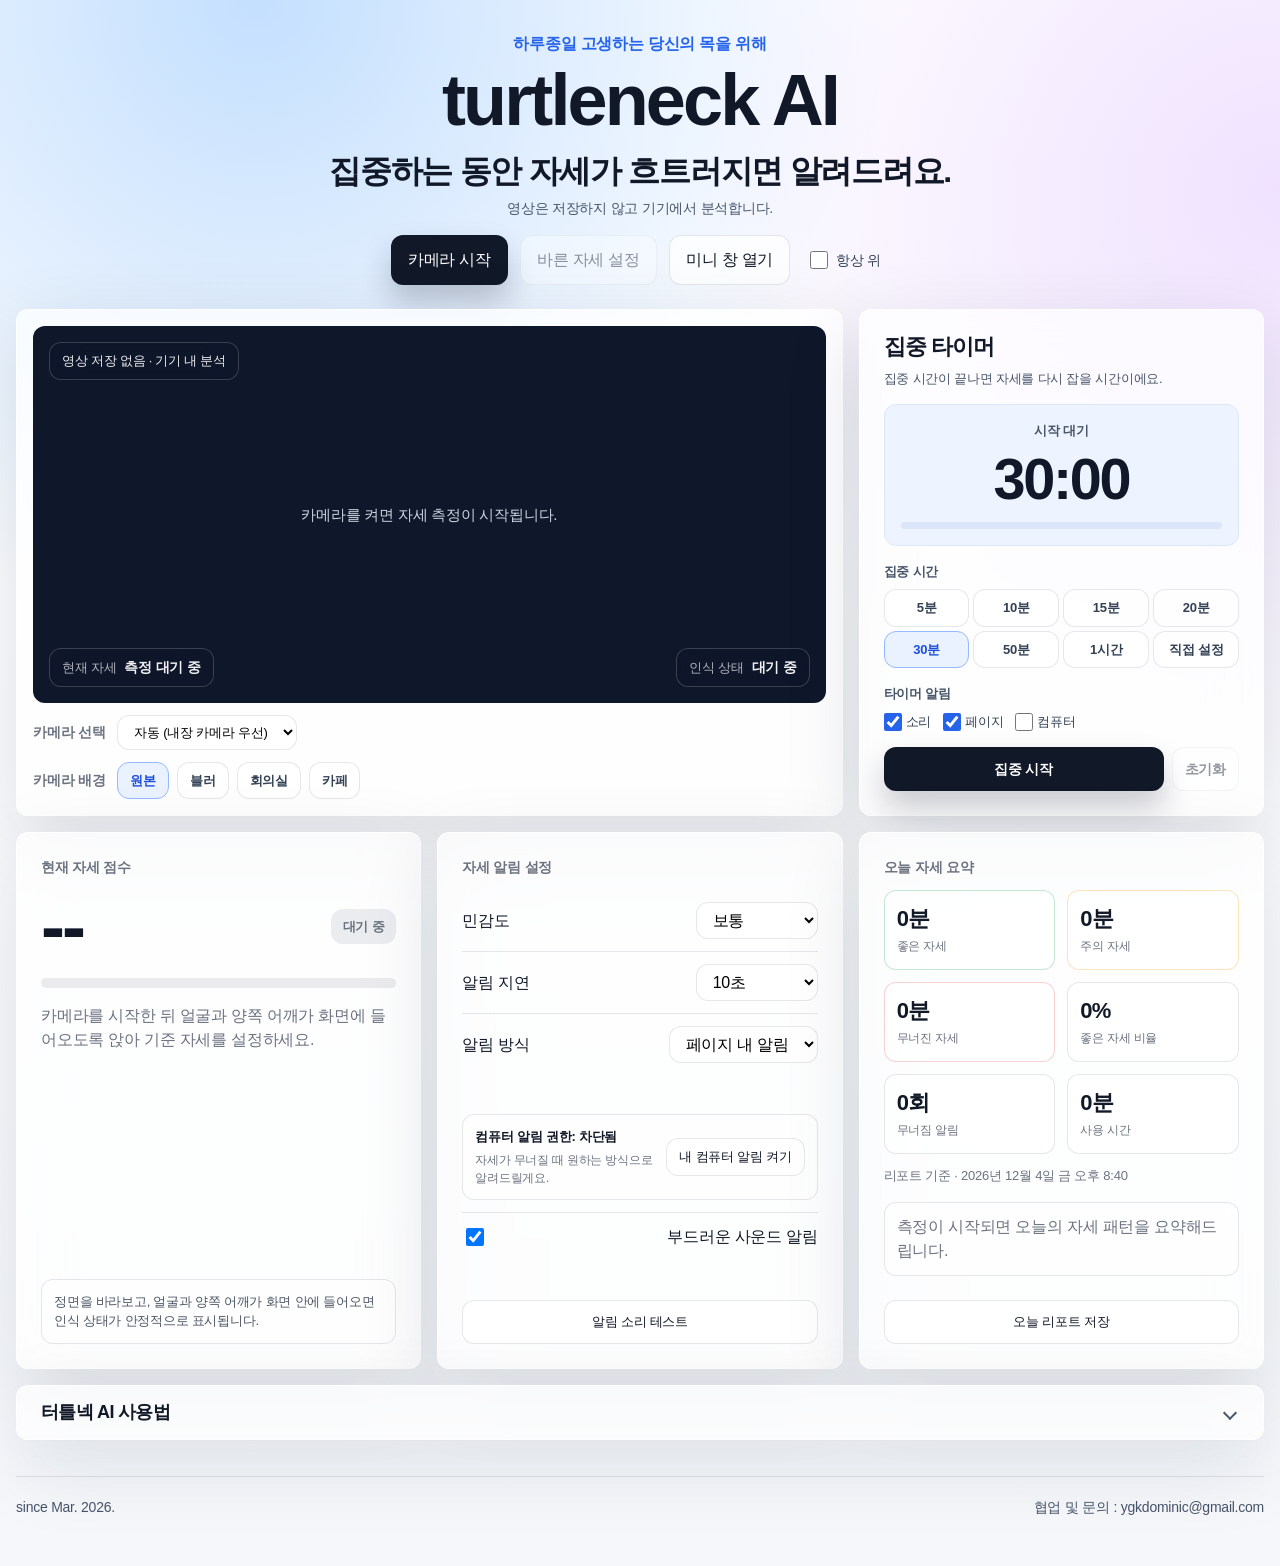
<file: index.html>
<!doctype html>
<html lang="ko">
<head>
  <meta charset="utf-8" />
  <meta name="viewport" content="width=device-width, initial-scale=1" />
  <meta name="theme-color" content="#f5f7fb" />
  <title>turtleneck AI</title>
  <link rel="manifest" href="manifest.webmanifest" />
  <link rel="stylesheet" href="styles.css?v=0.7.8" />
</head>
<body>
  <main class="shell">
    <section class="hero">
      <div class="eyebrow">하루종일 고생하는 당신의 목을 위해</div>
      <h1>turtleneck AI</h1>
      <p class="hero-copy">집중하는 동안 자세가 흐트러지면 알려드려요.</p>
      <p class="privacy-copy">영상은 저장하지 않고 기기에서 분석합니다.</p>
      <div class="hero-actions">
        <button id="startBtn" class="primary">카메라 시작</button>
        <button id="calibrateBtn" class="secondary" disabled>바른 자세 설정</button>
        <button id="miniWindowBtn" class="secondary" type="button" aria-describedby="miniWindowStatus">미니 창 열기</button>
        <label class="mini-pin"><input id="miniWindowPinned" type="checkbox" /> 항상 위</label>
      </div>
      <p id="miniWindowStatus" class="mini-window-status" role="status" hidden></p>
    </section>

    <section class="dashboard">
      <article class="camera-card glass" aria-label="카메라 미리보기">
        <div class="video-wrap" data-background="original">
          <video id="webcam" class="video-source" autoplay playsinline muted disablepictureinpicture disableremoteplayback aria-hidden="true"></video>
          <canvas id="backgroundPreview" aria-label="카메라 영상과 자세 인식선"></canvas>
          <p id="cameraPlaceholder" class="camera-placeholder">카메라를 켜면 자세 측정이 시작됩니다.</p>
          <div id="privacyBadge" class="privacy-badge">영상 저장 없음 · 기기 내 분석</div>
          <div id="autoCalibrateOverlay" class="auto-calibrate-overlay hidden">
            <span id="autoCalibrateMessage">자세를 바로잡아 주세요</span>
            <strong id="autoCalibrateCount">3</strong>
            <small>3초 후 기준자세가 자동으로 설정됩니다</small>
          </div>
          <div class="camera-status-chip">
            <span>현재 자세</span>
            <strong id="cameraStatusText">측정 대기 중</strong>
          </div>
          <div class="recognition-chip" id="recognitionChip">
            <span>인식 상태</span>
            <strong id="recognitionStatusText">대기 중</strong>
          </div>
        </div>
        <div class="camera-device-controls">
          <label for="cameraSelect" class="card-label">카메라 선택</label>
          <select id="cameraSelect">
            <option value="">자동 (내장 카메라 우선)</option>
          </select>
          <span id="cameraDeviceStatus" role="status" hidden></span>
        </div>
        <div class="background-controls">
          <span id="backgroundLabel" class="card-label">카메라 배경</span>
          <div class="background-options" role="group" aria-labelledby="backgroundLabel">
            <button type="button" class="background-option" data-background-option="original" aria-pressed="true">원본</button>
            <button type="button" class="background-option" data-background-option="blur" aria-pressed="false">블러</button>
            <button type="button" class="background-option" data-background-option="meeting" aria-pressed="false">회의실</button>
            <button type="button" class="background-option" data-background-option="cafe" aria-pressed="false">카페</button>
          </div>
          <p id="backgroundStatus" class="background-status" role="status" hidden></p>
        </div>
      </article>

      <article class="glass focus-card" aria-labelledby="focusHeading">
        <header class="focus-header">
          <h2 id="focusHeading">집중 타이머</h2>
          <p>집중 시간이 끝나면 자세를 다시 잡을 시간이에요.</p>
        </header>
        <div class="focus-display">
          <div id="focusState" class="focus-state">시작 대기</div>
          <div id="focusTime" role="timer" aria-label="남은 집중 시간" aria-live="off">30:00</div>
          <progress id="focusProgress" value="0" max="1800" aria-label="집중 시간 진행률"></progress>
        </div>
        <fieldset id="focusDurations" class="focus-field">
          <legend>집중 시간</legend>
          <div class="focus-presets">
            <button type="button" data-focus-minutes="5" aria-pressed="false">5분</button>
            <button type="button" data-focus-minutes="10" aria-pressed="false">10분</button>
            <button type="button" data-focus-minutes="15" aria-pressed="false">15분</button>
            <button type="button" data-focus-minutes="20" aria-pressed="false">20분</button>
            <button type="button" data-focus-minutes="30" aria-pressed="true">30분</button>
            <button type="button" data-focus-minutes="50" aria-pressed="false">50분</button>
            <button type="button" data-focus-minutes="60" aria-pressed="false">1시간</button>
            <button type="button" data-focus-minutes="custom" aria-pressed="false" aria-controls="focusCustom">직접 설정</button>
          </div>
          <div id="focusCustom" class="focus-custom" hidden>
            <label><input id="focusMinutes" type="number" min="0" max="1439" step="1" value="25" inputmode="numeric" aria-describedby="focusInputError" /> 분</label>
            <label><input id="focusSeconds" type="number" min="0" max="59" step="1" value="0" inputmode="numeric" aria-describedby="focusInputError" /> 초</label>
            <p id="focusInputError" class="focus-input-error" role="status" hidden></p>
          </div>
        </fieldset>
        <fieldset class="focus-field">
          <legend>타이머 알림</legend>
          <div class="focus-alerts">
            <label><input id="focusSound" type="checkbox" checked /> 소리</label>
            <label><input id="focusPage" type="checkbox" checked /> 페이지</label>
            <label><input id="focusDesktop" type="checkbox" aria-describedby="focusDesktopStatus" /> 컴퓨터</label>
          </div>
          <div id="focusDesktopHelp" class="focus-desktop-help" hidden>
            <span id="focusDesktopStatus" role="status"></span>
            <button id="focusNotifyBtn" type="button" class="tiny-button">권한 허용</button>
          </div>
        </fieldset>
        <div class="focus-actions">
          <button id="focusStart" class="primary" type="button">집중 시작</button>
          <button id="focusReset" class="secondary" type="button" disabled>초기화</button>
        </div>
        <div id="focusReminder" class="focus-reminder" role="status" aria-atomic="true"></div>
      </article>

      <article class="score-card glass">
        <div class="card-label">현재 자세 점수</div>
        <div class="score-row">
          <div id="score" class="score">--</div>
          <div id="statusPill" class="status-pill idle">대기 중</div>
        </div>
        <div class="meter"><div id="meterFill" class="meter-fill"></div></div>
        <p id="feedback" class="feedback">카메라를 시작한 뒤 얼굴과 양쪽 어깨가 화면에 들어오도록 앉아 기준 자세를 설정하세요.</p>
        <p id="qualityGuide" class="quality-guide">정면을 바라보고, 얼굴과 양쪽 어깨가 화면 안에 들어오면 인식 상태가 안정적으로 표시됩니다.</p>
      </article>

      <article class="glass controls-card">
        <div class="card-label">자세 알림 설정</div>
        <label class="control-row">
          <span>민감도</span>
          <select id="sensitivity">
            <option value="low">낮음</option>
            <option value="medium" selected>보통</option>
            <option value="high">높음</option>
          </select>
        </label>
        <label class="control-row">
          <span>알림 지연</span>
          <select id="alertDelay">
            <option value="5">5초</option>
            <option value="10" selected>10초</option>
            <option value="20">20초</option>
          </select>
        </label>
        <label class="control-row">
          <span>알림 방식</span>
          <select id="alertMode">
            <option value="page" selected>페이지 내 알림</option>
            <option value="desktop">컴퓨터 알림</option>
            <option value="both">둘 다 받기</option>
            <option value="off">알림 끄기</option>
          </select>
        </label>
        <div class="notification-box">
          <div>
            <strong id="notificationStatus">컴퓨터 알림 권한: 확인 전</strong>
            <span>자세가 무너질 때 원하는 방식으로 알려드릴게요.</span>
          </div>
          <button id="requestNotifyBtn" class="tiny-button" type="button">내 컴퓨터 알림 켜기</button>
        </div>
        <label class="toggle-row">
          <input id="soundToggle" type="checkbox" checked />
          <span>부드러운 사운드 알림</span>
        </label>
        <button id="soundTestBtn" class="tiny-button full" type="button">알림 소리 테스트</button>
      </article>

      <article class="glass stats-card">
        <div class="card-label">오늘 자세 요약</div>
        <div class="stats-grid">
          <div class="stat-good"><strong id="goodTime">0분</strong><span>좋은 자세</span></div>
          <div class="stat-warn"><strong id="warnTime">0분</strong><span>주의 자세</span></div>
          <div class="stat-bad"><strong id="badTime">0분</strong><span>무너진 자세</span></div>
          <div><strong id="goodRatio">0%</strong><span>좋은 자세 비율</span></div>
          <div><strong id="badCount">0회</strong><span>무너짐 알림</span></div>
          <div><strong id="sessionTime">0분</strong><span>사용 시간</span></div>
        </div>
        <p id="reportTimestamp" class="report-time">리포트 생성 전</p>
        <p id="dailyInsight" class="daily-insight">측정이 시작되면 오늘의 자세 패턴을 요약해드립니다.</p>
        <div class="report-actions">
          <button id="saveReportBtn" class="tiny-button" type="button">오늘 리포트 저장</button>
        </div>
      </article>
    </section>

    <details class="guide glass">
      <summary><h2>터틀넥 AI 사용법</h2></summary>
      <div class="guide-content">
        <p class="browser-note">이 서비스는 PC용 Microsoft Edge와 Google Chrome에 최적화되어 있습니다. Safari에서도 일반 미니 창을 사용할 수 있지만, 항상 위는 영상형 PiP로 표시되어 창 안의 버튼 조작에 제한이 있습니다.</p>
        <ol class="guide-list">
          <li><strong>카메라와 기준 자세</strong><span>카메라를 켜고 얼굴과 양쪽 어깨가 보이도록 앉으세요. 3초 동안 바른 자세를 유지하면 기준 자세가 설정됩니다.</span></li>
          <li><strong>자세 알림</strong><span>알림 지연은 나쁜 자세가 연속으로 유지될 때 알리기까지 기다리는 시간입니다. 5·10·20초 중 고르세요. 자세가 회복되거나 인식이 끊기면 다시 셉니다. 반복 알림은 최소 15초 간격입니다.</span></li>
          <li><strong>집중 타이머</strong><span>시간과 알림 방식을 고르고 집중 시작을 누르세요. 시간이 끝나면 자세를 다시 잡도록 알려드려요.</span></li>
          <li><strong>미니 창</strong><span>다른 작업을 하면서 카메라와 타이머를 보려면 미니 창을 여세요. 고정하려면 항상 위를 켜세요.</span></li>
        </ol>
        <p class="disclaimer">터틀넥 AI는 의료 진단이나 치료 목적이 아닌, 좋은 자세 습관 형성을 돕는 AI 습관 코치입니다.</p>
      </div>
    </details>
    <footer class="site-footer">
      <span>since Mar. 2026.</span>
      <a href="mailto:ygkdominic@gmail.com">협업 및 문의 : ygkdominic@gmail.com</a>
    </footer>
  </main>


  <div id="toast" class="toast hidden" aria-hidden="true">
    <strong>자세가 무너지고 있어요</strong>
    <span>턱을 살짝 당기고, 어깨를 내린 뒤 등받이에 기대보세요.</span>
  </div>

  <template id="miniWindowTemplate">
    <main class="mini-window">
      <div class="mini-preview">
        <canvas aria-hidden="true"></canvas>
        <p class="mini-camera-off">카메라 꺼짐</p>
        <span class="mini-posture" hidden></span>
      </div>
      <footer class="mini-timer">
        <div class="mini-countdown">
          <span class="mini-timer-state" role="status">시작 대기</span>
          <strong class="mini-time" role="timer" aria-label="남은 집중 시간">30:00</strong>
        </div>
        <div class="mini-actions">
          <label class="mini-pin-control"><input class="mini-pin-input" type="checkbox" /> 항상 위</label>
          <button class="mini-timer-action" type="button">집중 시작</button>
        </div>
      </footer>
      <p class="mini-message" role="status" hidden></p>
    </main>
  </template>

  <script type="module" src="app.js?v=0.7.8"></script>
</body>
</html>
</file>
<file: styles.css>
:root {
  --bg: #f5f7fb;
  --text: #111827;
  --muted: #6b7280;
  --line: rgba(17, 24, 39, 0.1);
  --glass: rgba(255, 255, 255, 0.72);
  --shadow: 0 24px 80px rgba(15, 23, 42, 0.12);
  --good: #16a34a;
  --warn: #f59e0b;
  --bad: #ef4444;
  --blue: #2563eb;
  --radius: 12px;
  --space-1: 4px;
  --space-2: 8px;
  --space-3: 12px;
  --space-4: 16px;
  --space-6: 24px;
  --space-8: 32px;
  --card-padding: var(--space-6);
  --tracking-body: -0.015em;
  --tracking-heading: -0.04em;
  --leading-body: 1.5;
  --leading-heading: 1.2;
}

* { box-sizing: border-box; }

body {
  margin: 0;
  min-height: 100vh;
  font-family: -apple-system, BlinkMacSystemFont, "SF Pro Display", "Segoe UI", sans-serif;
  line-height: var(--leading-body);
  letter-spacing: var(--tracking-body);
  color: var(--text);
  background:
    radial-gradient(circle at 20% 0%, rgba(147, 197, 253, 0.55), transparent 34%),
    radial-gradient(circle at 100% 12%, rgba(216, 180, 254, 0.38), transparent 32%),
    linear-gradient(180deg, #ffffff 0%, var(--bg) 100%);
}

button, select, input { font: inherit; letter-spacing: inherit; }

.shell {
  width: min(1280px, calc(100% - var(--space-8)));
  margin: 0 auto;
  padding: var(--space-8) 0 calc(2 * var(--space-6));
}

.hero {
  text-align: center;
  margin-bottom: var(--space-6);
}

.eyebrow {
  color: var(--blue);
  font-size: 16px;
  font-weight: 700;
  letter-spacing: -0.015em;
  margin-bottom: var(--space-2);
}

h1 {
  font-size: clamp(48px, 7vw, 72px);
  line-height: 1;
  letter-spacing: var(--tracking-heading);
  margin: 0;
}

.hero-copy {
  color: #111827;
  line-height: var(--leading-heading);
  max-width: 820px;
  font-size: clamp(22px, 2.6vw, 32px);
  font-weight: 760;
  letter-spacing: var(--tracking-heading);
  margin: var(--space-4) auto var(--space-2);
}

.privacy-copy {
  color: #475569;
  margin: 0 auto var(--space-4);
  font-size: 14px;
}

.hero-actions {
  display: flex;
  justify-content: center;
  align-items: center;
  gap: var(--space-3);
  flex-wrap: wrap;
}

.mini-pin {
  display: inline-flex;
  align-items: center;
  gap: var(--space-2);
  padding: var(--space-1) var(--space-2);
  color: #334155;
  font-size: 14px;
}

.mini-pin input { margin: 0; accent-color: var(--blue); }
.mini-pin:has(input:disabled) { color: var(--muted); }

.mini-window-status {
  margin: var(--space-2) 0 0;
  color: #475569;
  font-size: 13px;
}

button {
  border: 1px solid transparent;
  border-radius: var(--radius);
  padding: var(--space-3) var(--space-4);
  cursor: pointer;
  transition: transform 0.18s ease, box-shadow 0.18s ease, opacity 0.18s ease;
}

button:disabled { cursor: not-allowed; opacity: 0.45; }
button:not(:disabled):hover { transform: translateY(-1px); }

.primary {
  color: white;
  background: #111827;
  box-shadow: 0 16px 30px rgba(17, 24, 39, 0.22);
}

.secondary {
  color: #111827;
  background: rgba(255, 255, 255, 0.72);
  border: 1px solid var(--line);
}

.tiny-button {
  padding: var(--space-2) var(--space-3);
  color: #111827;
  background: rgba(255, 255, 255, 0.8);
  border: 1px solid var(--line);
  font-size: 13px;
  white-space: nowrap;
}

.dashboard {
  display: grid;
  grid-template-columns: repeat(3, minmax(0, 1fr));
  gap: var(--space-4);
  align-items: stretch;
}

.glass {
  background: var(--glass);
  border: 1px solid rgba(255, 255, 255, 0.88);
  box-shadow: var(--shadow);
  backdrop-filter: blur(24px);
  -webkit-backdrop-filter: blur(24px);
  border-radius: var(--radius);
}

.camera-card {
  grid-column: span 2;
  padding: var(--space-4);
  display: flex;
  flex-direction: column;
  min-width: 0;
}

.video-wrap {
  position: relative;
  overflow: hidden;
  border-radius: var(--radius);
  flex: 1;
  min-height: 360px;
  background: #0f172a;
}

.video-wrap > canvas {
  position: absolute;
  inset: 0;
  width: 100%;
  height: 100%;
  object-fit: cover;
  transform: scaleX(-1);
}

.video-source {
  position: absolute;
  inset: 0 auto auto 0;
  width: 1px;
  height: 1px;
  opacity: 0;
  pointer-events: none;
}

.camera-placeholder {
  position: absolute;
  inset: 50% var(--space-4) auto;
  transform: translateY(-50%);
  margin: 0;
  color: #cbd5e1;
  text-align: center;
  font-size: 15px;
}

.background-controls,
.camera-device-controls {
  display: flex;
  flex-wrap: wrap;
  align-items: center;
  gap: var(--space-2) var(--space-3);
  padding-top: var(--space-3);
}

.camera-device-controls {
  color: #475569;
  font-size: 13px;
}

.camera-device-controls .card-label,
.background-controls .card-label { margin: 0; }
.camera-device-controls select { max-width: 100%; min-width: 0; }
#cameraDeviceStatus { overflow-wrap: anywhere; }

.background-options {
  display: flex;
  flex-wrap: wrap;
  gap: var(--space-2);
}

.background-option, .focus-presets button {
  padding: var(--space-2) var(--space-3);
  border: 1px solid var(--line);
  background: rgba(255, 255, 255, 0.68);
  color: #334155;
  font-size: 13px;
  font-weight: 650;
}

.background-option[aria-pressed="true"],
.focus-presets button[aria-pressed="true"] {
  color: #1d4ed8;
  border-color: #93b9ff;
  background: #eaf2ff;
}

.background-status {
  flex-basis: 100%;
  margin: 0;
  color: var(--muted);
  font-size: 13px;
}

.focus-card {
  min-width: 0;
  padding: var(--card-padding);
  display: flex;
  flex-direction: column;
}

.focus-header h2 {
  margin: 0;
  font-size: 22px;
  letter-spacing: var(--tracking-heading);
  line-height: var(--leading-heading);
}

.focus-header p {
  margin: var(--space-2) 0 var(--space-4);
  color: #475569;
  font-size: 13px;
}

.focus-display {
  padding: var(--space-4);
  background: #eef4ff;
  border: 1px solid #dbe7fb;
  border-radius: var(--radius);
  text-align: center;
}

.focus-state {
  color: #475569;
  font-size: 13px;
  font-weight: 700;
}

.focus-state[data-state="running"] { color: #1d4ed8; }
.focus-state[data-state="complete"] { color: #166534; }

#focusTime {
  font-size: clamp(40px, 4.5vw, 62px);
  font-weight: 780;
  font-variant-numeric: tabular-nums;
  letter-spacing: var(--tracking-heading);
  line-height: var(--leading-heading);
  margin: var(--space-1) 0 var(--space-2);
}

#focusProgress {
  display: block;
  width: 100%;
  height: 7px;
  appearance: none;
  border: 0;
  border-radius: var(--radius);
  overflow: hidden;
  background: #dbe6fa;
  color: var(--blue);
}

#focusProgress::-webkit-progress-bar { background: #dbe6fa; }
#focusProgress::-webkit-progress-value { background: var(--blue); }
#focusProgress::-moz-progress-bar { background: var(--blue); }

.focus-field {
  min-width: 0;
  margin: var(--space-4) 0 0;
  padding: 0;
  border: 0;
}

.focus-field legend {
  padding: 0;
  margin-bottom: var(--space-2);
  color: #475569;
  font-size: 13px;
  font-weight: 700;
}

.focus-presets {
  display: grid;
  grid-template-columns: repeat(4, minmax(0, 1fr));
  gap: var(--space-1);
}

.focus-presets button { padding: var(--space-2) var(--space-1); }

.focus-custom, .focus-alerts, .focus-desktop-help {
  display: flex;
  flex-wrap: wrap;
  align-items: center;
  gap: var(--space-2) var(--space-3);
}

.focus-custom[hidden], .focus-desktop-help[hidden] { display: none; }
.focus-custom, .focus-desktop-help { margin-top: var(--space-2); }

.focus-custom label, .focus-alerts label {
  display: inline-flex;
  align-items: center;
  gap: var(--space-1);
  color: #334155;
  font-size: 13px;
}

.focus-custom input {
  width: 68px;
  padding: var(--space-1) var(--space-2);
  border-radius: var(--radius);
  border: 1px solid var(--line);
  background: white;
}

.focus-alerts input { margin: 0; accent-color: var(--blue); }

.focus-input-error, .focus-desktop-help {
  font-size: 12px;
}

.focus-input-error {
  flex-basis: 100%;
  color: #a22725;
  margin: 0;
}

.focus-desktop-help { color: #475569; }

.focus-actions {
  display: grid;
  grid-template-columns: minmax(0, 1fr) auto;
  gap: var(--space-2);
  margin-top: auto;
  padding-top: var(--space-4);
}

.focus-actions button {
  padding: var(--space-2) var(--space-3);
  min-height: 44px;
  font-size: 14px;
  font-weight: 700;
}

.focus-reminder:not(:empty) {
  margin-top: var(--space-3);
  padding: var(--space-2) var(--space-3);
  border-radius: var(--radius);
  background: #ecfdf3;
  color: #166534;
  font-size: 13px;
}

.privacy-badge {
  position: absolute;
  left: var(--space-4);
  top: var(--space-4);
  padding: var(--space-2) var(--space-3);
  color: rgba(255,255,255,0.92);
  background: rgba(15, 23, 42, 0.45);
  border: 1px solid rgba(255,255,255,0.18);
  border-radius: var(--radius);
  font-size: 13px;
  backdrop-filter: blur(16px);
}

.camera-status-chip, .recognition-chip {
  position: absolute;
  bottom: var(--space-4);
  display: flex;
  align-items: center;
  gap: var(--space-2);
  padding: var(--space-2) var(--space-3);
  color: rgba(255,255,255,0.94);
  background: rgba(15, 23, 42, 0.55);
  border: 1px solid rgba(255,255,255,0.18);
  border-radius: var(--radius);
  font-size: 13px;
  backdrop-filter: blur(16px);
}

.camera-status-chip { left: var(--space-4); }
.recognition-chip { right: var(--space-4); }
.camera-status-chip span, .recognition-chip span { color: rgba(255,255,255,0.68); }
.camera-status-chip strong, .recognition-chip strong { font-size: 14px; }
.recognition-chip.good { background: rgba(22, 163, 74, 0.62); }
.recognition-chip.warn { background: rgba(245, 158, 11, 0.68); }
.recognition-chip.bad { background: rgba(239, 68, 68, 0.68); }

.score-card, .controls-card, .stats-card {
  min-width: 0;
  min-height: 430px;
  padding: var(--card-padding);
  display: flex;
  flex-direction: column;
}

.card-label {
  color: var(--muted);
  font-size: 14px;
  font-weight: 700;
  margin-bottom: var(--space-3);
}

.score-row {
  display: flex;
  align-items: center;
  justify-content: space-between;
  gap: var(--space-3);
}

.score {
  font-size: 72px;
  line-height: 1;
  letter-spacing: var(--tracking-heading);
  font-weight: 800;
}

.status-pill {
  padding: var(--space-2) var(--space-3);
  border-radius: var(--radius);
  font-size: 13px;
  font-weight: 700;
  white-space: nowrap;
  background: rgba(107, 114, 128, 0.13);
  color: var(--muted);
}

.status-pill.good { background: rgba(22, 163, 74, 0.12); color: var(--good); }
.status-pill.warn { background: rgba(245, 158, 11, 0.14); color: var(--warn); }
.status-pill.bad { background: rgba(239, 68, 68, 0.13); color: var(--bad); }

.meter {
  height: 10px;
  background: rgba(17, 24, 39, 0.08);
  border-radius: var(--radius);
  overflow: hidden;
  margin: var(--space-4) 0;
}

.meter-fill {
  width: 0%;
  height: 100%;
  background: linear-gradient(90deg, #ef4444, #f59e0b, #16a34a);
  transition: width 0.25s ease;
}

.feedback {
  color: var(--muted);
  margin: 0;
}

.score-card .quality-guide {
  margin-top: auto;
}

.controls-card .notification-box {
  margin-top: auto;
}

.control-row, .toggle-row {
  display: flex;
  align-items: center;
  justify-content: space-between;
  gap: var(--space-3);
  padding: var(--space-3) 0;
  border-top: 1px solid var(--line);
}

.control-row:first-of-type { border-top: 0; }

select {
  border: 1px solid var(--line);
  border-radius: var(--radius);
  background: rgba(255,255,255,0.7);
  padding: var(--space-2) var(--space-3);
  min-width: 122px;
}

input[type="checkbox"] { width: 18px; height: 18px; }

.notification-box {
  display: flex;
  flex-wrap: wrap;
  align-items: center;
  justify-content: space-between;
  gap: var(--space-3);
  padding: var(--space-3);
  border: 1px solid var(--line);
  border-radius: var(--radius);
  background: rgba(255,255,255,0.44);
  margin: var(--space-2) 0 var(--space-1);
}

.notification-box > div { flex: 1 1 7rem; }

.notification-box strong {
  display: block;
  font-size: 13px;
  margin-bottom: var(--space-1);
}

.notification-box span {
  display: block;
  color: var(--muted);
  font-size: 12px;
}

.stats-grid {
  display: grid;
  grid-template-columns: repeat(2, minmax(0, 1fr));
  gap: var(--space-3);
}

.stats-grid div {
  min-height: 80px;
  display: flex;
  flex-direction: column;
  justify-content: center;
  padding: var(--space-3);
  background: rgba(255,255,255,0.56);
  border: 1px solid var(--line);
  border-radius: var(--radius);
}

.stats-grid strong {
  display: block;
  font-size: 22px;
  letter-spacing: var(--tracking-heading);
  line-height: var(--leading-heading);
}

.stats-grid span {
  display: block;
  color: var(--muted);
  font-size: 12px;
  margin-top: var(--space-1);
}

.stat-good { border-color: rgba(22, 163, 74, 0.25) !important; }
.stat-warn { border-color: rgba(245, 158, 11, 0.28) !important; }
.stat-bad { border-color: rgba(239, 68, 68, 0.25) !important; }

.daily-insight {
  margin: var(--space-4) 0 var(--space-3);
  color: var(--muted);
  padding: var(--space-3);
  border-radius: var(--radius);
  background: rgba(255,255,255,0.42);
  border: 1px solid var(--line);
}

.guide {
  margin-top: var(--space-4);
}

.guide > summary {
  display: flex;
  align-items: center;
  justify-content: space-between;
  gap: var(--space-4);
  padding: var(--space-4) var(--card-padding);
  border-radius: inherit;
  cursor: pointer;
  list-style: none;
}

.guide > summary::-webkit-details-marker { display: none; }

.guide > summary::after {
  content: "";
  flex: 0 0 var(--space-2);
  height: var(--space-2);
  margin-right: var(--space-1);
  border: solid #475569;
  border-width: 0 2px 2px 0;
  transform: rotate(45deg);
}

.guide[open] > summary::after { transform: rotate(225deg); }
.guide > summary:focus-visible { outline: 2px solid var(--blue); outline-offset: -4px; }

.guide h2 {
  margin: 0;
  font-size: 18px;
  letter-spacing: var(--tracking-heading);
  line-height: var(--leading-heading);
}

.guide-content { padding: 0 var(--card-padding) var(--card-padding); }

.guide-list {
  display: grid;
  grid-template-columns: repeat(4, minmax(0, 1fr));
  gap: var(--space-3);
  padding: 0;
  margin: 0;
  list-style: none;
}

.guide-list li {
  margin: 0;
  color: #374151;
  padding: var(--space-4);
  border: 1px solid var(--line);
  border-radius: var(--radius);
  background: rgba(255,255,255,0.52);
}

.guide-list strong {
  display: block;
  margin-bottom: var(--space-2);
}

.guide-list span {
  display: block;
  color: var(--muted);
  font-size: 14px;
}

.disclaimer { color: var(--muted); margin: var(--space-4) 0 0; }

.toast {
  position: fixed;
  z-index: 10;
  right: var(--space-6);
  bottom: var(--space-6);
  width: min(360px, calc(100% - 2 * var(--space-6)));
  padding: var(--space-4);
  border-radius: var(--radius);
  background: rgba(17, 24, 39, 0.92);
  color: white;
  box-shadow: 0 24px 70px rgba(15, 23, 42, 0.28);
  backdrop-filter: blur(22px);
  transform: translateY(0);
  opacity: 1;
  transition: opacity 0.2s ease, transform 0.2s ease;
}

.toast strong { display: block; margin-bottom: var(--space-1); }
.toast span { color: rgba(255,255,255,0.72); }
.toast.hidden { opacity: 0; pointer-events: none; transform: translateY(18px); }

@media (max-width: 960px) {
  .dashboard { grid-template-columns: minmax(0, 1fr); }
  .camera-card { grid-column: auto; }
  .video-wrap { min-height: 0; aspect-ratio: 16 / 9; }
  .score-card, .controls-card, .stats-card { min-height: auto; }
  .guide-list { grid-template-columns: repeat(2, minmax(0, 1fr)); }
}

@media (max-width: 560px) {
  :root { --card-padding: var(--space-4); }
  .shell { width: calc(100% - 2 * var(--space-3)); }
  h1 { font-size: 46px; }
  .score { font-size: 58px; }
  .video-wrap { aspect-ratio: 4 / 3; }
  .guide-list { grid-template-columns: 1fr; }
  .camera-status-chip { right: var(--space-4); justify-content: space-between; }
  .recognition-chip {
    left: var(--space-4);
    right: auto;
    bottom: calc(var(--space-4) + 44px);
  }
}

.quality-guide {
  color: #4b5563;
  margin: var(--space-3) 0 0;
  padding: var(--space-3);
  border: 1px solid var(--line);
  background: rgba(255,255,255,0.42);
  border-radius: var(--radius);
  font-size: 13px;
}

.report-time {
  color: var(--muted);
  font-size: 13px;
  margin: var(--space-3) 0 0;
}

.report-actions {
  margin-top: auto;
  padding-top: var(--space-3);
}

.report-actions .tiny-button {
  width: 100%;
}

.shared-report {
  min-height: 100vh;
  width: min(980px, calc(100% - 32px));
  margin: 0 auto;
  padding: 64px 0;
  display: grid;
  place-items: center;
}

.shared-report.hidden { display: none; }

.shared-report-card {
  width: 100%;
  padding: 36px;
  text-align: center;
}

.shared-report-card h2 {
  font-size: clamp(34px, 5vw, 58px);
  letter-spacing: -0.06em;
  margin: 0 0 8px;
}

.shared-subtitle {
  color: var(--muted);
  font-size: 18px;
  line-height: 1.55;
  margin: 0 auto 8px;
}

.shared-report-grid {
  display: grid;
  grid-template-columns: repeat(3, 1fr);
  gap: 12px;
  margin: 28px 0 16px;
}

.shared-report-grid div {
  padding: 20px;
  background: rgba(255,255,255,0.62);
  border: 1px solid var(--line);
  border-radius: var(--radius);
}

.shared-report-grid strong {
  display: block;
  font-size: 28px;
  letter-spacing: -0.04em;
}

.shared-report-grid span {
  display: block;
  color: var(--muted);
  font-size: 13px;
  margin-top: 6px;
}

@media (max-width: 760px) {
  .shared-report-card { padding: 24px; }
  .shared-report-grid { grid-template-columns: 1fr; }
}

.auto-calibrate-overlay {
  position: absolute;
  inset: var(--space-6);
  z-index: 8;
  display: grid;
  place-items: center;
  text-align: center;
  border-radius: var(--radius);
  background: rgba(15, 23, 42, 0.58);
  color: #ffffff;
  backdrop-filter: blur(14px);
  border: 1px solid rgba(255, 255, 255, 0.22);
  transition: opacity 0.25s ease, transform 0.25s ease;
}
.auto-calibrate-overlay.hidden {
  opacity: 0;
  pointer-events: none;
  transform: scale(0.98);
}
.auto-calibrate-overlay span {
  font-size: clamp(18px, 2vw, 26px);
  font-weight: 700;
  letter-spacing: var(--tracking-heading);
}
.auto-calibrate-overlay strong {
  display: block;
  font-size: clamp(72px, 12vw, 156px);
  line-height: 0.95;
  margin: var(--space-2) 0;
  letter-spacing: var(--tracking-heading);
}
.auto-calibrate-overlay small {
  color: rgba(255, 255, 255, 0.78);
  font-size: 15px;
}
.tiny-button.full {
  width: 100%;
}

.controls-card .toggle-row {
  margin-top: var(--space-2);
}

.controls-card #soundTestBtn {
  margin-top: auto;
}

.stats-card .report-actions .tiny-button,
.controls-card #soundTestBtn {
  min-height: 44px;
  background: rgba(255,255,255,0.86);
}

@media (max-width: 960px) {
  .score-card .quality-guide,
  .controls-card #soundTestBtn,
  .report-actions {
    margin-top: var(--space-3);
  }
}

.site-footer {
  display: flex;
  justify-content: space-between;
  flex-wrap: wrap;
  gap: 12px 24px;
  margin-top: 36px;
  padding-top: 20px;
  border-top: 1px solid var(--line);
  color: #475569;
  font-size: 14px;
  font-weight: 500;
}
.site-footer a { color: inherit; text-decoration: none; overflow-wrap: anywhere; }
.site-footer a:hover { color: var(--blue); text-decoration: underline; }
.site-footer a:focus-visible { outline: 2px solid var(--blue); outline-offset: 4px; }
@media (max-width: 520px) {
  .site-footer { flex-direction: column; gap: 8px; }
}

.browser-note { margin: 12px 0; color: #475569; font-size: 14px; line-height: 1.6; }
</file>
